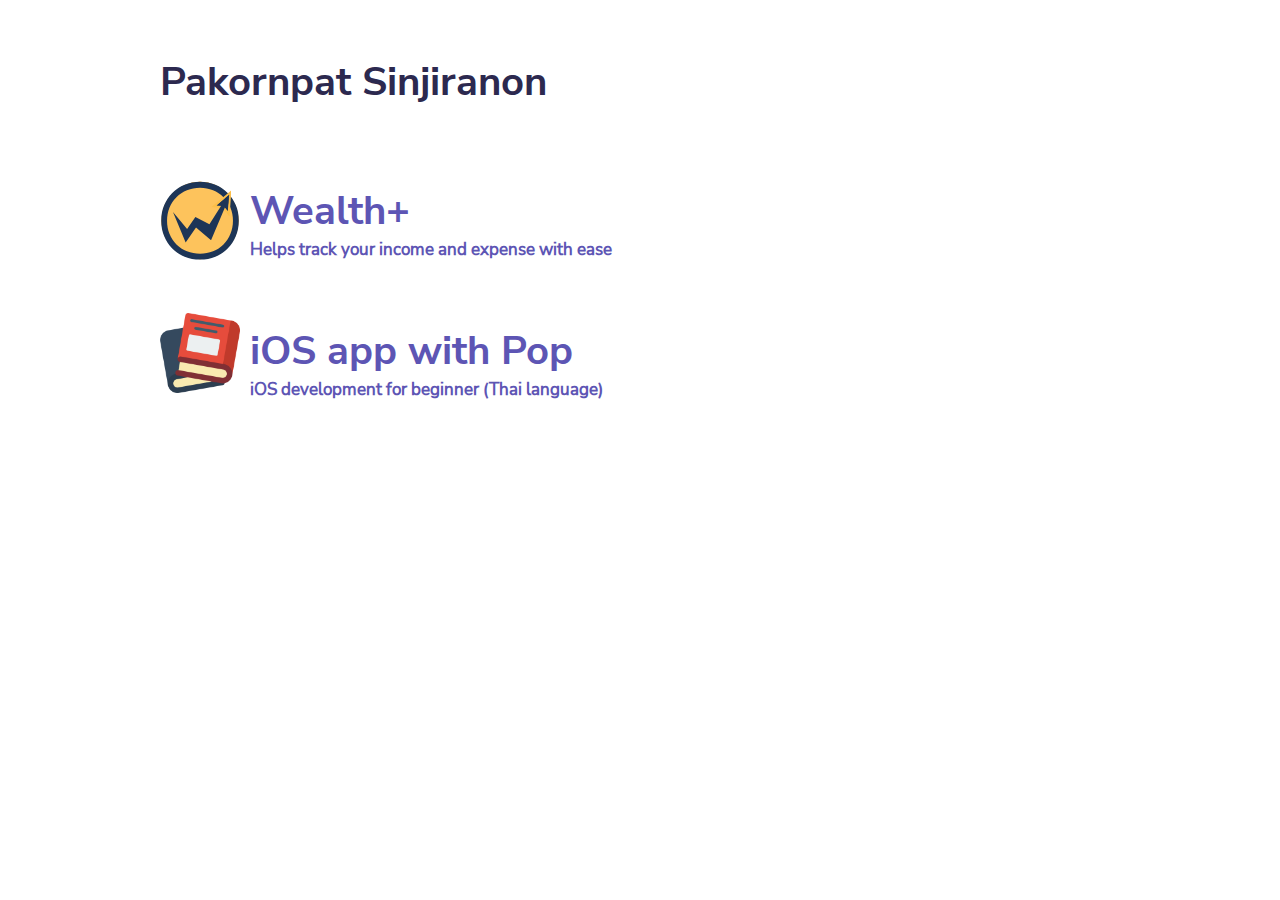
<file: index.html>
<!DOCTYPE html>
<html lang="en">
<head>
    <meta charset="UTF-8">
    <meta name="viewport" content="width=device-width, initial-scale=1.0">
    <meta name="author" content="Pakornpat Sinjiranon">
    <title>Pakornpat Sinjiranon</title>
    <link rel="stylesheet" href="css/share.css?202301110927">
    <link rel="stylesheet" href="css/main.css?202301110927">
</head>
<body>
    <div class="content-container">
        <h1>Pakornpat Sinjiranon</h1>
        <section id="wealth-plus">
            <a href="WealthPlus/index.html" title="Wealth+">
                <img src="WealthPlus/images/wealthplus.svg" alt="Wealth Plus"/>
                <div>
                    <h1>Wealth+</h1>
                    <h5>Helps track your income and expense with ease</h5>
                </div>
            </a>
        </section>
        <section id="todo-app-with-pop">
            <a href="https://pakornpat.gitbook.io/ios-app/" title="iOS app with Pop">
                <img src="images/book.png" alt="Wealth Plus"/>
                <div>
                    <h1>iOS app with Pop</h1>
                    <h5>iOS development for beginner (Thai language)</h5>
                </div>
            </a>
        </section>
    </div>
</body>
</html>
</file>
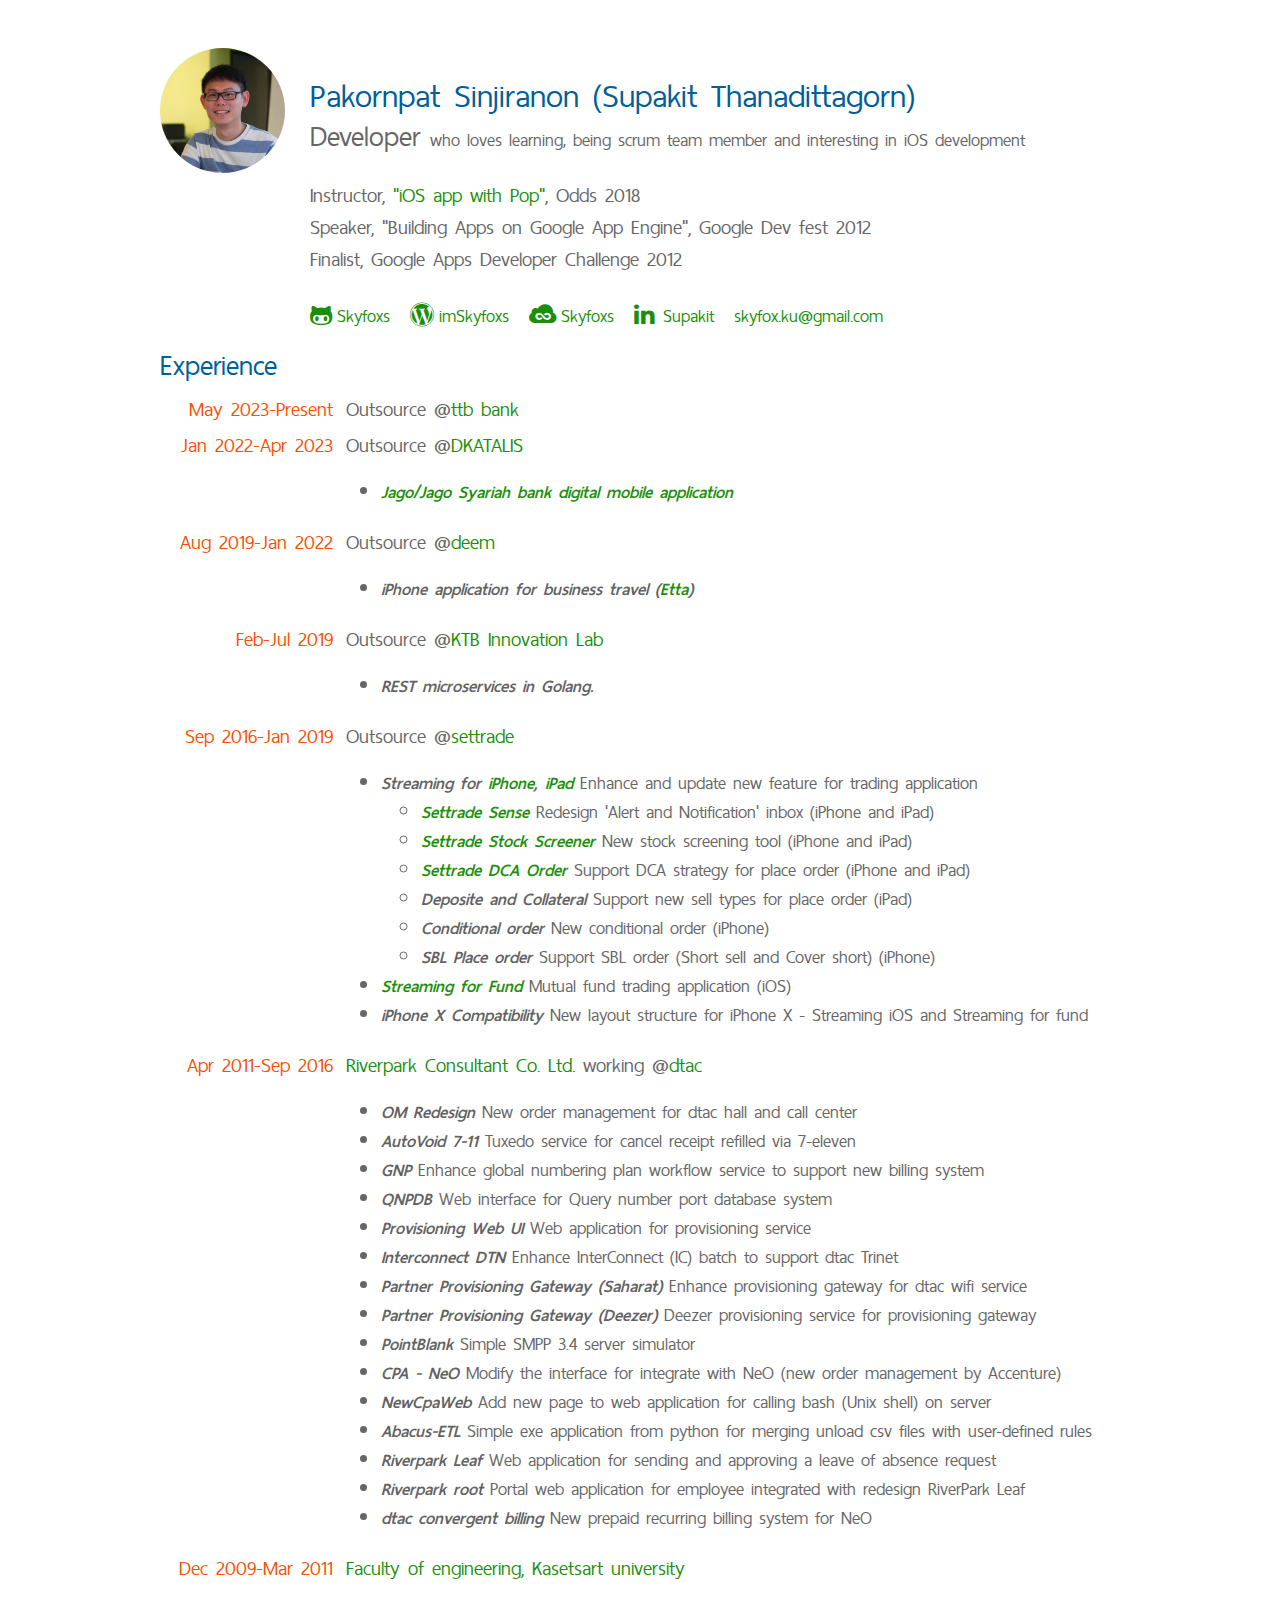
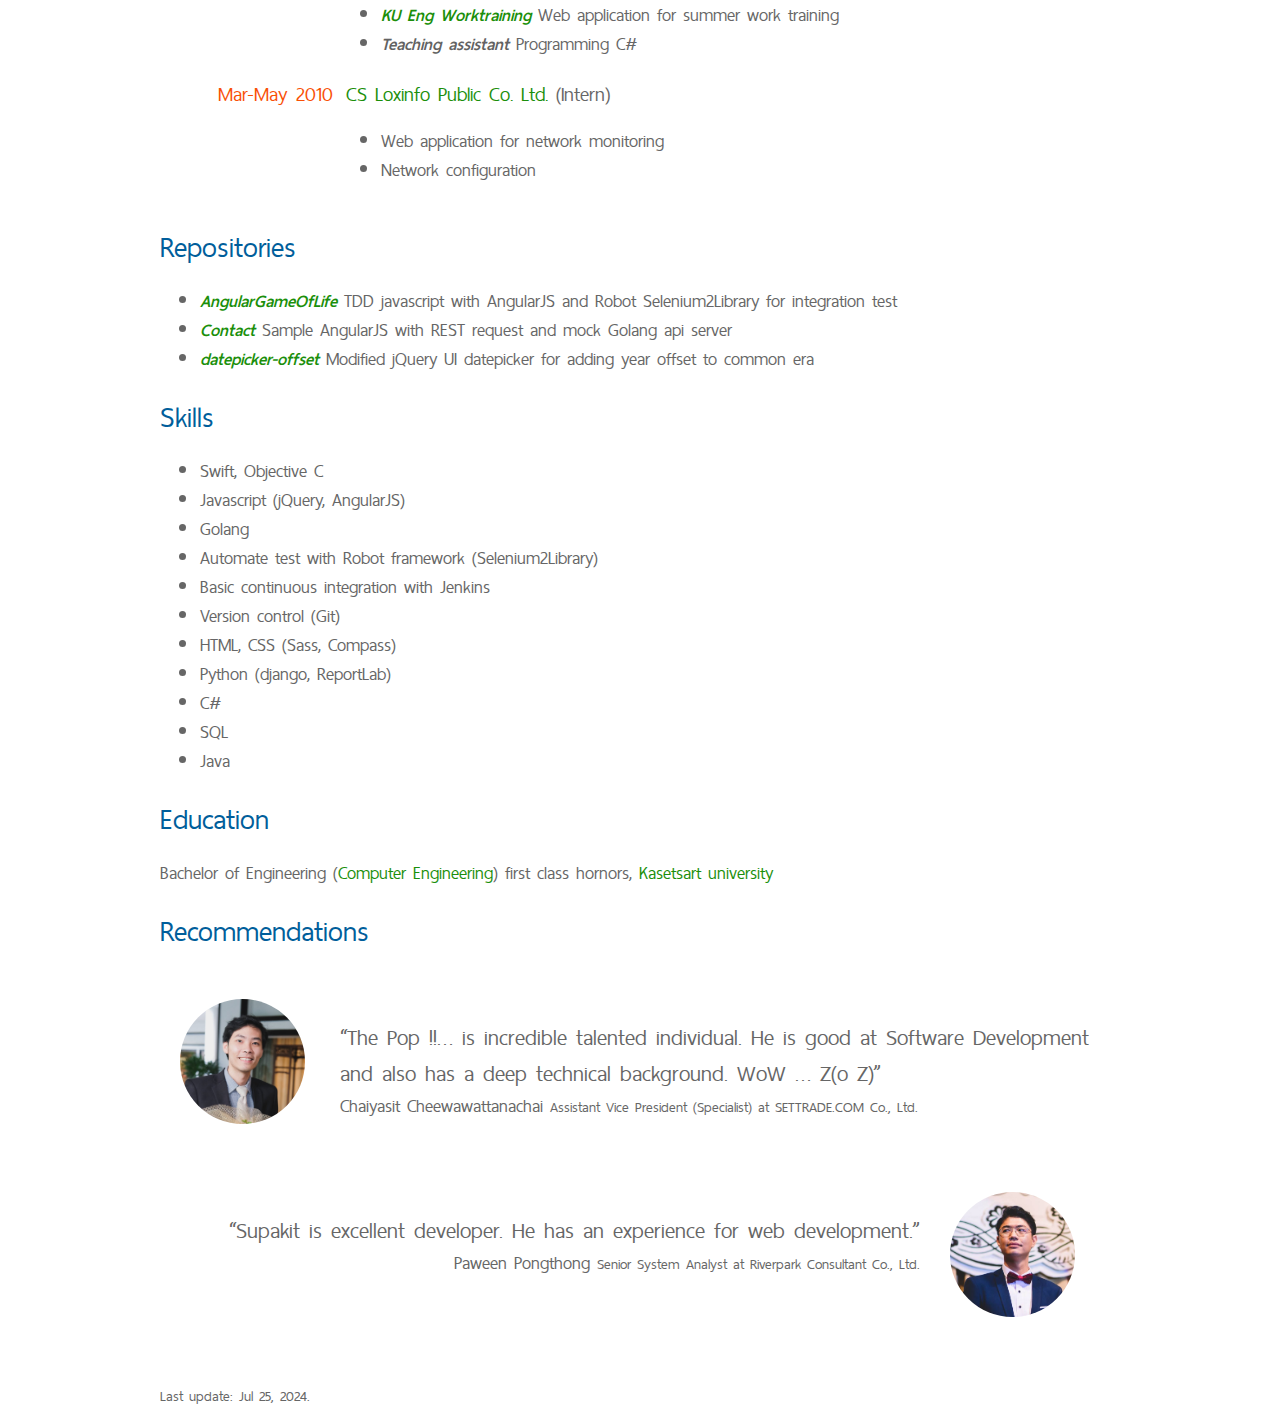
<file: resume/index.html>
<!DOCTYPE html>
<html lang="en">

<head>
    <meta charset="UTF-8">
    <meta name="viewport" content="width=device-width, initial-scale=1.0">
    <meta name="author" content="Pakornpat Sinjiranon">
    <title>Pakornpat Sinjiranon</title>
    <link rel="stylesheet" href="css/main.css?201903071532">
</head>

<body>
    <div class="content-container">
        <article id="introduction">
            <section id="image">
                <img src="images/supakit.jpg?20190307" title="Pakornpat Sinjiranon" alt="Pakornpat Sinjiranon" width="125" height="125" />
                <!-- photo by Twin Panichsombat -->
            </section>
            <section id="name">
                <h1>Pakornpat Sinjiranon (Supakit Thanadittagorn)</h1>
                <h2>Developer</h2>
                <p>who loves learning, being scrum team member and interesting in iOS development</p>
            </section>
            <section id="event-awards">
                <p>Instructor, <a href="https://supakit.gitbook.io/ios-app/" target="_blank">"iOS app with Pop"</a>, Odds 2018</p>
                <p>Speaker, "Building Apps on Google App Engine", Google Dev fest 2012</p>
                <p>Finalist, Google Apps Developer Challenge 2012</p>
            </section>
        </article>
    </div>
    <div class="content-container">
        <section id="links">
            <ul>
                <li class="github icon">
                    <a href="https://github.com/skyfoxs" target="_blank">Skyfoxs</a>
                </li>
                <li class="wordpress icon">
                    <a href="http://imskyfoxs.wordpress.com" target="_blank">imSkyfoxs</a>
                </li>
                <li class="jsfiddle icon">
                    <a href="https://jsfiddle.net/user/skyfoxs" target="_blank">Skyfoxs</a>
                </li>
                <li class="linkedin icon">
                    <a href="https://www.linkedin.com/in/pakornpat-sinjiranon-74193029/" target="_blank">
                        Supakit
                    </a>
                </li>
                <li id="email">
                    <a href="mailto:skyfox.ku@gmail.com">skyfox.ku@gmail.com</a>
                </li>
            </ul>
        </section>
    </div>
    <div class="content-container">
        <article id="information">
            <section id="experience">
                <h2>Experience</h2>
                <table>
                    <thead>
                        <tr>
                            <th>Duration</th>
                            <th>Detail</th>
                        </tr>
                    </thead>
                    <tbody>
                        <tr id="ttb">
                            <td>May 2023-Present</td>
                            <td>
                                <h3>
                                    Outsource @<a href="https://www.ttbbank.com/" target="_blank">ttb bank</a>
                                </h3>
                                <!--
                                <ul>
                                    <li>
                                        <cite class="break">
                                            <a href="https://www.ttbbank.com/th/ttb-touch" target="_blank">ttb touch</a>
                                        </cite>
                                    </li>
                                </ul>
                                -->
                            </td>
                        </tr>
                        <tr id="jago">
                            <td>Jan 2022-Apr 2023</td>
                            <td>
                                <h3>
                                    Outsource @<a href="https://www.dkatalis.com/" target="_blank">DKATALIS</a>
                                </h3>
                                <ul>
                                    <li>
                                        <cite class="break">
                                            <a href="https://www.jago.com/en" target="_blank">Jago/Jago Syariah bank digital mobile application</a>
                                        </cite>
                                    </li>
                                </ul>
                            </td>
                        </tr>
                        <tr id="deem">
                            <td>Aug 2019-Jan 2022</td>
                            <td>
                                <h3>
                                    Outsource @<a href="https://www.deem.com/" target="_blank">deem</a>
                                </h3>
                                <ul>
                                    <li>
                                        <cite class="break">
                                            iPhone application for business travel (<a href="https://www.deem.com/products/etta" target="_blank">Etta</a>)
                                        </cite>
                                    </li>
                                </ul>
                            </td>
                        </tr>
                        <tr id="ktb">
                            <td>Feb-Jul 2019</td>
                            <td>
                                <h3>
                                    Outsource @<a href="https://www.ktb.co.th/" target="_blank">KTB Innovation Lab</a>
                                </h3>
                                <ul>
                                    <li>
                                        <cite class="break">
                                            REST microservices in Golang.
                                        </cite>
                                    </li>
                                </ul>
                            </td>
                        </tr>
                        <tr id="settrade">
                            <td>Sep 2016-Jan 2019</td>
                            <td>
                                <h3>
                                    Outsource @<a href="http://www.settrade.com/" target="_blank">settrade</a>
                                </h3>
                                <ul>
                                    <li>
                                        <cite class="break">
                                            Streaming for
                                            <a href="http://www.settrade.com/C00_Redirect.jsp?txtPage=products/th/iPhone_index.html">iPhone</a>,
                                            <a href="http://www.settrade.com/C00_Redirect.jsp?txtPage=products/th/iPad_index.html">iPad</a>
                                        </cite>
                                        Enhance and update new feature for trading application
                                        <ul>
                                            <li>
                                                <cite class="break">
                                                    <a href="http://www.settrade.com/C00_Redirect.jsp?txtPage=products/th/settrade_sense.html">
                                                        Settrade Sense
                                                    </a>
                                                </cite>
                                                Redesign 'Alert and Notification' inbox (iPhone and iPad)
                                            </li>
                                            <li>
                                                <cite class="break">
                                                    <a href="http://www.settrade.com/C00_Redirect.jsp?txtPage=products/th/Streaming_stock_screener.html" target="_blank">
                                                        Settrade Stock Screener
                                                    </a>
                                                </cite>
                                                New stock screening tool (iPhone and iPad)
                                            </li>
                                            <li>
                                                <cite class="break">
                                                    <a href="http://www.settrade.com/C00_Redirect.jsp?txtPage=products/th/dca_order.html" target="_blank">
                                                        Settrade DCA Order
                                                    </a>
                                                </cite>
                                                Support DCA strategy for place order (iPhone and iPad)
                                            </li>
                                            <li>
                                                <cite>Deposite and Collateral</cite>
                                                Support new sell types for place order (iPad)
                                            </li>
                                            <li>
                                                <cite>Conditional order</cite>
                                                New conditional order (iPhone)
                                            </li>
                                            <li>
                                                <cite>SBL Place order</cite>
                                                Support SBL order (Short sell and Cover short) (iPhone)
                                            </li>
                                        </ul>
                                    </li>
                                    <li>
                                        <cite class="break">
                                            <a href="http://www.settrade.com/C00_Redirect.jsp?txtPage=products/th/streaming_fund.html">
                                                Streaming for Fund
                                            </a>
                                        </cite>
                                        Mutual fund trading application (iOS)
                                    </li>
                                    <li>
                                        <cite>iPhone X Compatibility</cite>
                                        New layout structure for iPhone X - Streaming iOS and Streaming for fund
                                    </li>
                                </ul>
                            </td>
                        </tr>
                        <tr id="riverpark">
                            <td>Apr 2011-Sep 2016</td>
                            <td>
                                <h3>
                                    <a href="http://riverpark.co.th" target="_blank">
                                        Riverpark Consultant Co. Ltd.
                                    </a>
                                    working @<a href="http://www.dtac.co.th" target="_blank">dtac</a>
                                </h3>
                                <ul>
                                    <li>
                                        <cite>OM Redesign</cite>
                                        New order management for dtac hall and call center
                                    </li>
                                    <li>
                                        <cite>AutoVoid 7-11</cite>
                                        Tuxedo service for cancel receipt refilled via 7-eleven
                                    </li>
                                    <li>
                                        <cite>GNP</cite>
                                        Enhance global numbering plan workflow service to support new billing system
                                    </li>
                                    <li>
                                        <cite>QNPDB</cite>
                                        Web interface for Query number port database system
                                    </li>
                                    <li>
                                        <cite>Provisioning Web UI</cite>
                                        Web application for provisioning service
                                    </li>
                                    <li>
                                        <cite>Interconnect DTN</cite>
                                        Enhance InterConnect (IC) batch to support dtac Trinet
                                    </li>
                                    <li>
                                        <cite>Partner Provisioning Gateway (Saharat)</cite>
                                        Enhance provisioning gateway for dtac wifi service
                                    </li>
                                    <li>
                                        <cite>Partner Provisioning Gateway (Deezer)</cite>
                                        Deezer provisioning service for provisioning gateway
                                    </li>
                                    <li>
                                        <cite>PointBlank</cite>
                                        Simple SMPP 3.4 server simulator
                                    </li>

                                    <li>
                                        <cite>CPA - NeO</cite>
                                        Modify the interface for integrate with NeO (new order management by Accenture)
                                    </li>
                                    <li>
                                        <cite>NewCpaWeb</cite>
                                        Add new page to web application for calling bash (Unix shell) on server
                                    </li>

                                    <li>
                                        <cite>Abacus-ETL</cite>
                                        Simple exe application from python for merging unload csv files with
                                        user-defined rules
                                    </li>
                                    <li>
                                        <cite>Riverpark Leaf</cite>
                                        Web application for sending and approving a leave of absence request
                                    </li>
                                    <li>
                                        <cite>Riverpark root</cite>
                                        Portal web application for employee integrated with redesign RiverPark Leaf
                                    </li>
                                    <li>
                                        <cite>dtac convergent billing</cite>
                                        New prepaid recurring billing system for NeO
                                    </li>
                                </ul>
                            </td>
                        </tr>
                        <tr id="ku">
                            <td>Dec 2009-Mar 2011</td>
                            <td>
                                <h3>
                                    <a href="http://www.eng.ku.ac.th" target="_blank">
                                        Faculty of engineering, Kasetsart university
                                    </a>
                                </h3>
                                <ul>
                                    <li>
                                        <cite>
                                            <a href="http://wt.eng.ku.ac.th/wt" target="_blank">
                                                KU Eng Worktraining
                                            </a>
                                        </cite>
                                        Web application for summer work training
                                    </li>
                                    <li>
                                        <cite>Teaching assistant</cite>
                                        Programming C#
                                    </li>
                                </ul>
                            </td>
                        </tr>
                        <tr id="csloxinfo">
                            <td>Mar-May 2010</td>
                            <td>
                                <h3>
                                    <a href="http://www.csloxinfo.com" target="_blank">
                                        CS Loxinfo Public Co. Ltd.
                                    </a>
                                    (Intern)
                                </h3>
                                <ul>
                                    <li>Web application for network monitoring</li>
                                    <li>Network configuration</li>
                                </ul>
                            </td>
                        </tr>
                    </tbody>
                </table>
            </section>
            <section id="repo">
                <h2>Repositories</h2>
                <ul>
                    <li>
                        <cite>
                            <a href="https://github.com/skyfoxs/AngularGameOfLife" target="_blank">
                                AngularGameOfLife
                            </a>
                        </cite>
                        TDD javascript with AngularJS and Robot Selenium2Library for integration test
                    </li>
                    <li>
                        <cite>
                            <a href="https://github.com/skyfoxs/Contact" target="_blank">
                                Contact
                            </a>
                        </cite>
                        Sample AngularJS with REST request and mock Golang api server
                    </li>
                    <li>
                        <cite>
                            <a href="https://bitbucket.org/skyfoxs/datepicker-offset" target="_blank">
                                datepicker-offset
                            </a>
                        </cite>
                        Modified jQuery UI datepicker for adding year offset to common era
                    </li>
                </ul>
            </section>
            <section id="skill">
                <h2>Skills</h2>
                <ul>
                    <li>Swift, Objective C</li>
                    <li>Javascript (jQuery, AngularJS)</li>
                    <li>Golang</li>
                    <li>Automate test with Robot framework (Selenium2Library)</li>
                    <li>Basic continuous integration with Jenkins</li>
                    <li>Version control (Git)</li>
                    <li>HTML, CSS (Sass, Compass)</li>
                    <li>Python (django, ReportLab)</li>
                    <li>C#</li>
                    <li>SQL</li>
                    <li>Java</li>
                </ul>
            </section>
            <section id="education">
                <h2>Education</h2>
                <p>
                    Bachelor of Engineering (<a href="http://www.cpe.ku.ac.th" target="_blank">Computer Engineering</a>)
                    first class hornors, <a href="http://www.ku.ac.th" target="_blank">Kasetsart university</a>
                </p>
            </section>
            <section id="recommendations">
                <h2>Recommendations</h2>
                <section class="recommendation">
                    <div class=image>
                        <img src="images/chaiyasit.jpg?20190307" title="Chaiyasit Cheewawattanachai" alt="Chaiyasit Cheewawattanachai" width="125" height="125" />
                    </div>
                    <div class="quote">
                        <q>The Pop !!… is incredible talented individual. He is good at Software Development and also has a deep technical background. WoW … Z(o Z)</q>
                        <p>
                            <span>Chaiyasit Cheewawattanachai</span>
                            <small>Assistant Vice President (Specialist) at SETTRADE.COM Co., Ltd.</small>
                        </p>
                    </div>
                </section>
                <section class="recommendation">
                    <div class="quote">
                        <q>Supakit is excellent developer. He has an experience for web development.</q>
                        <p>
                            <span>Paween Pongthong</span>
                            <small>Senior System Analyst at Riverpark Consultant Co., Ltd.</small>
                        </p>
                    </div>
                    <div class=image>
                        <img src="images/paween.jpg?20190307" title="Paween Pongthong" alt="Paween Pongthong" width="125" height="125" />
                    </div>
                </section>
            </section>
        </article>
    </div>
    <div class="content-container">
        <section id="footer">
            <small>Last update: Jul 25, 2024.</small>
        </section>
    </div>
</body>
</html>
</file>
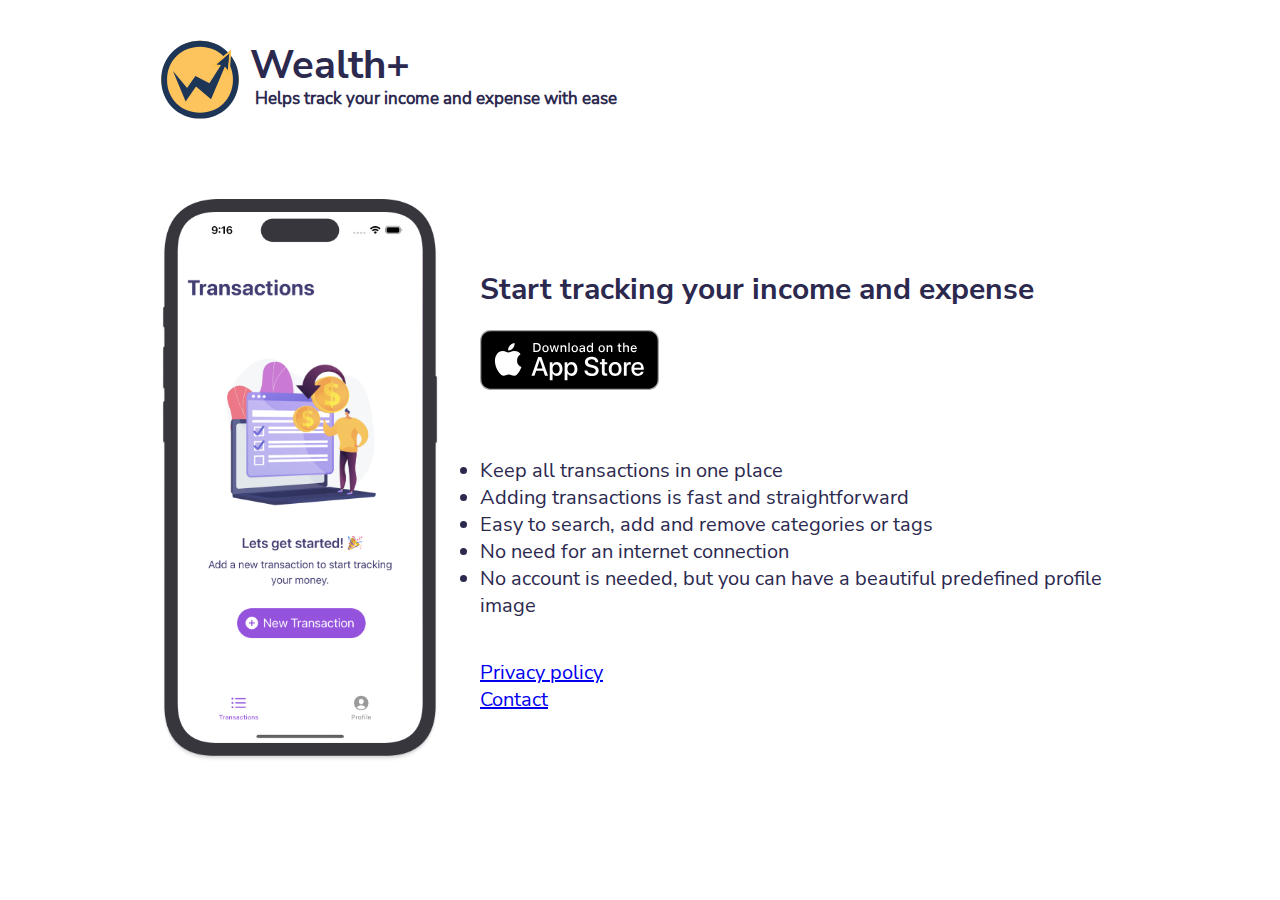
<file: WealthPlus/index.html>
<!DOCTYPE html>
<html lang="en">
<head>
    <meta charset="UTF-8">
    <link rel="apple-touch-icon" sizes="180x180" href="images/favicon/apple-touch-icon.png">
    <link rel="icon" type="image/png" sizes="32x32" href="images/favicon/favicon-32x32.png">
    <link rel="icon" type="image/png" sizes="16x16" href="images/favicon/favicon-16x16.png">
    <link rel="manifest" href="images/favicon/site.webmanifest">
    <meta name="viewport" content="width=device-width, initial-scale=1.0">
    <meta name="author" content="Pakornpat Sinjiranon">
    <title>Wealth+</title>
    <link rel="stylesheet" href="../css/share.css?202301110927">
    <link rel="stylesheet" href="css/main.css?202301110927">
</head>
<body>
    <div class="content-container">
        <header>
            <img src="images/wealthplus.svg" alt="Wealth Plus"/>
            <div>
                <h1>Wealth+</h1>
                <h5>Helps track your income and expense with ease</h5>
            </div> 
        </header>
        <section id="get-started">
            <div id="image">
                <img src="images/transactions.png" alt="Transactions">
            </div>
            <div id="content">
                <h2>Start tracking your income and expense</h2>
                <a href="https://apps.apple.com/th/app/wealth/id1551585142">
                    <img id="app-store" src="images/Download_on_the_App_Store_Badge_US-UK_RGB_blk_092917.svg" alt="Download on the App Store"/>
                </a>
                <div style="margin: 40px 0;">
                    <ui>
                        <li>Keep all transactions in one place</li>
                        <li>Adding transactions is fast and straightforward</li> 
                        <li>Easy to search, add and remove categories or tags</li>
                        <li>No need for an internet connection</li>
                        <li>No account is needed, but you can have a beautiful predefined profile image</li>
                    </ui>
                </div>
                <div><a href="privacy-policy.html">Privacy policy</a></div>
                <div><a href="mailto:skyfox.ku@gmail.com">Contact</a></div>
            </div>
        </section>
    </div>
</body>
</html>
</file>
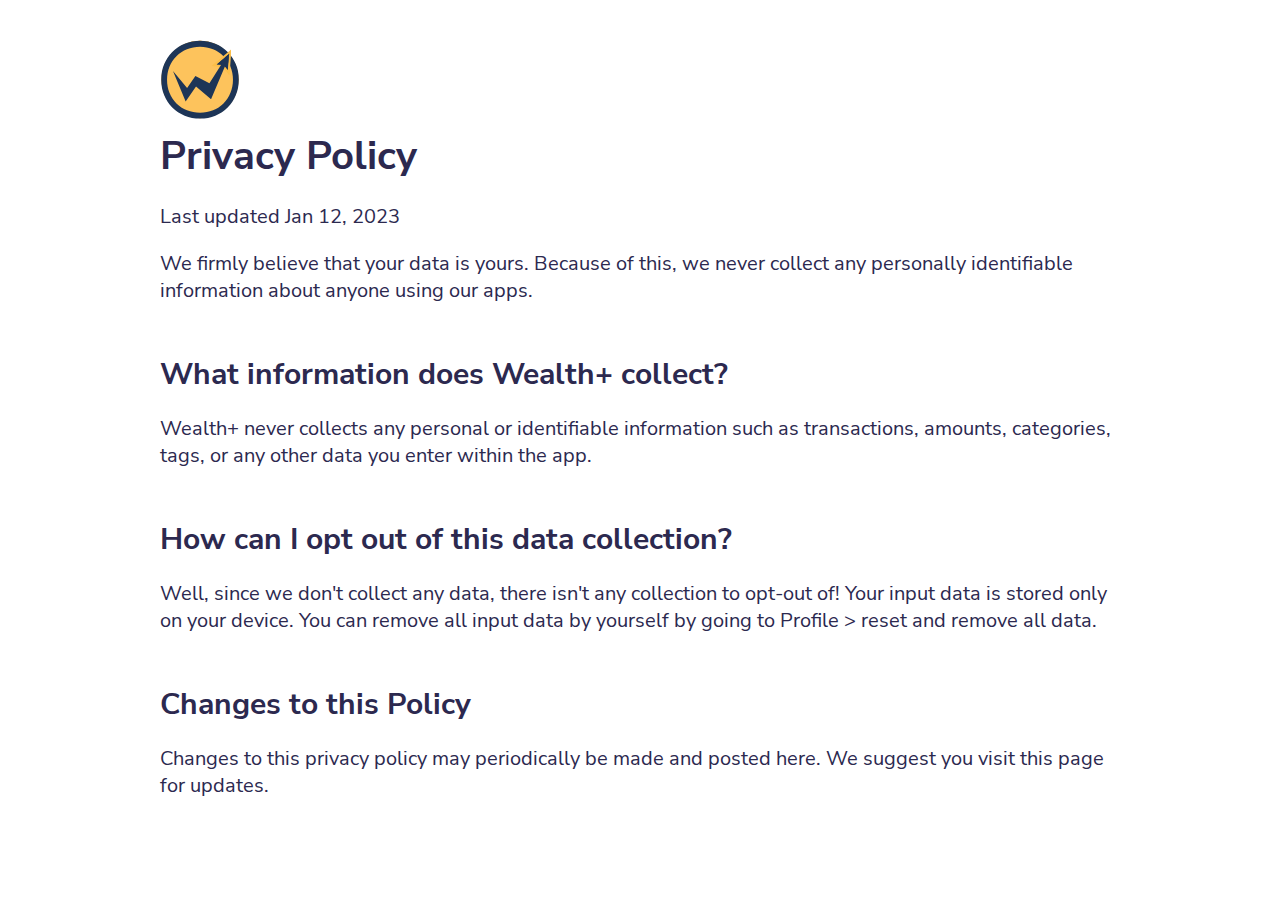
<file: WealthPlus/privacy-policy.html>
<!DOCTYPE html>
<html lang="en">
<head>
    <meta charset="UTF-8">
    <link rel="apple-touch-icon" sizes="180x180" href="images/favicon/apple-touch-icon.png">
    <link rel="icon" type="image/png" sizes="32x32" href="images/favicon/favicon-32x32.png">
    <link rel="icon" type="image/png" sizes="16x16" href="images/favicon/favicon-16x16.png">
    <link rel="manifest" href="images/favicon/site.webmanifest">
    <meta name="viewport" content="width=device-width, initial-scale=1.0">
    <meta name="author" content="Pakornpat Sinjiranon">
    <title>Wealth+ Privacy Policy</title>
    <link rel="stylesheet" href="../css/share.css?202301110927">
    <link rel="stylesheet" href="css/main.css?202301110927">
</head>
<body>
    <div class="content-container">
        <header>
            <img src="images/wealthplus.svg" alt="Wealth Plus"/>
            <h1>Privacy Policy</h1>
        </header>
        <section id="last-update">
            <p>Last updated Jan 12, 2023</p>
        </section>
        <section id="introduction">
            <p>
                We firmly believe that your data is yours. Because of this, we never collect 
                any personally identifiable information about anyone using our apps.
            </p>
        </section>
        <section id="collect">
            <h2>What information does Wealth+ collect?</h2>
            <p>
                Wealth+ never collects any personal or identifiable information such as 
                transactions, amounts, categories, tags, or any other data you enter within 
                the app. 
            </p>
            <!--
            <p>
                If you use Google to prefill the profile setup form, your prefill data is 
                still only on your device, but Google might collect your activity while 
                using this feature. Please see their 
                <a href="https://policies.google.com/privacy?hl=en-US">Privacy Policy</a>.
            </p>
            -->
        </section>
        <section id="opt-out">
            <h2>How can I opt out of this data collection?</h2>
            <p>
                Well, since we don't collect any data, there isn't any collection to opt-out of! 
                Your input data is stored only on your device. You can remove all input data 
                by yourself by going to Profile > reset and remove all data.
            </p>
            <!--
            <p>
                If you use Google to prefill the profile setup form, You can ensure that we 
                cannot access and sneak your data by revoking access by following these <a href="https://support.google.com/accounts/answer/3466521?hl=en">instructions</a>.  
            </p>
            -->
        </section>
        <section id="changes">
            <h2>Changes to this Policy</h2>
            <p>
                Changes to this privacy policy may periodically be made and posted here. 
                We suggest you visit this page for updates.
            </p>
        </section>
    </div>
</body>
</html>
</file>
<file: css/share.css>
@font-face {
    font-family: "NunitoSans";
    src: url('../fonts/NunitoSans-Regular.ttf');
    font-weight: "normal";
    font-style: "normal";
}

@font-face {
    font-family: "NunitoSans-b";
    src: url('../fonts/NunitoSans-Bold.ttf');
    font-weight: "normal";
    font-style: "normal";
}

html {
    font-family: "NunitoSans";
    font-size: 20px;
    color: #2C294F;
    overflow-y: scroll;
}

h1 {
    font-family: "NunitoSans-b";
}
</file>
<file: css/main.css>
section h1 {
    margin-top: 15px;
    margin-bottom: 0;
}

section h5 {
    margin-top: 0;
}

img {
    width: 80px;
    float: left;
    margin-top: 4px;
    margin-right: 10px;
}

section div {
    float: left;
}

section {
    overflow: hidden;
    margin: 20px 0;
}

section#wealth-plus {
    margin-top: 60px;
}

.content-container {
    padding: 20px;
}

footer {
    font-size: 13px;
}
a {
    color: #5d55b4;
}
a:hover {
    color: #2C294F;
}

@media screen and (min-width: 960px) {
    .content-container {
        width: 960px;
        margin: 0 auto;
    }
}
</file>
<file: resume/css/main.css>
@font-face {
    font-family: "thaisansneue";
    src: url('../fonts/thaisansneue-regular-webfont.eot');
    src: url('../fonts/thaisansneue-regular-webfont.eot?#iefix') format('eot'), url('../fonts/thaisansneue-regular-webfont.woff') format('woff'), url('../fonts/thaisansneue-regular-webfont.ttf') format('truetype'), url('../fonts/thaisansneue-regular-webfont.svg') format('svg');
    font-weight: "normal";
    font-style: "normal";
}

@font-face {
    font-family: "thaisansneue-b";
    src: url('../fonts/thaisansneue-bold-webfont.eot');
    src: url('../fonts/thaisansneue-bold-webfont.eot?#iefix') format('eot'), url('../fonts/thaisansneue-bold-webfont.woff') format('woff'), url('../fonts/thaisansneue-bold-webfont.ttf') format('truetype'), url('../fonts/thaisansneue-bold-webfont.svg') format('svg');
    font-weight: "normal";
    font-style: "normal";
}

@font-face {
    font-family: 'FontAwesome';
    src: url('../fonts/fontawesome-webfont.eot?v=4.6.3');
    src: url('../fonts/fontawesome-webfont.eot?#iefix&v=4.6.3') format('embedded-opentype'), url('../fonts/fontawesome-webfont.woff2?v=4.6.3') format('woff2'), url('../fonts/fontawesome-webfont.woff?v=4.6.3') format('woff'), url('../fonts/fontawesome-webfont.ttf?v=4.6.3') format('truetype'), url('../fonts/fontawesome-webfont.svg?v=4.6.3#fontawesomeregular') format('svg');
    font-weight: normal;
    font-style: normal;
}

html {
    font-family: "thaisansneue";
    font-size: 16px;
    color: #666;
    overflow-y: scroll;
}
img { border-radius: 70px; }

h1, h2, h3 {
    font-weight: normal;
    margin-bottom: 0;
}
h1 { font-size: 30px; }
h2 { font-size: 26px; }
h3 { font-size: 18px; }
h1, section > h2:first-child {
    color: #005e9b;
    margin-top: 20px;
}

th { display: none; }
tr > td:first-child{
    font-size: 18px;
    color: #f95005;
    vertical-align: top;
    padding-right: 5px;
    text-align: right;
    min-width: 170px;
}
td > h3{ margin: 0; padding-left: 5px;}

a {
    color: #1b8f0b;
    text-decoration: none;
}
a:hover {
    cursor: pointer;
    color: #f97205;
}
cite {
    font-family: "thaisansneue-b";
    color: #626262;
}

article, #footer {
    width: 960px;
    margin: 0 auto;
}
.content-container {
    clear: both;
}
#introduction {
    padding-top: 40px;
}
#introduction section {
    float: left;
    width: 800px;
}
section#image {
    width: 150px;
    float: left;
}
section#name h2:nth-child(2){
    float: left;
}
section#name p {
    margin-top: -6px;
    padding-left: 10px;
    line-height: 47px;
    float: left;
}
#introduction h2 {
    margin-top: -10px;
    margin-bottom: 10px;
}
#event-awards p {
    margin: 0;
    font-size: 18px;
}
#links {
    width: 960px;
    margin: 0 auto;
    padding: 10px 0 20px 0;
}
#links ul {
    padding-left: 150px;
}
#links ul li {
    float: left;
    margin-right: 20px;
    list-style: none;
}
.recommendation {
    padding: 25px 20px;
    overflow: hidden;
}
.recommendation:nth-child(2) {
    margin-top: 40px;
}
.recommendation .quote {
    width: 740px;
    float: left;
}
.recommendation:nth-child(2n) .quote {
    float: right;
    width: 760px;
}

.recommendation q { font-size: 20px; float: right;}
.recommendation p { float:right; margin-top: 0; }
.recommendation:nth-child(2n) p {
    float: left;
}
.recommendation .image {
    width: 150px;
    float: right;
    margin-top: -20px;
    margin-bottom: 30px;
}
.recommendation:nth-child(2n) .image {
    float: left;
}

li.icon a:before{
    font-family: 'FontAwesome';
    font-size: 24px;
    padding-right: 5px;
    position: relative;
    top: 1px;
}
li.icon.github a:before {
    content: "\f113";
}
li.icon.wordpress a:before {
    content: "\f19a";
}
li.icon.jsfiddle a:before {
    content: "\f1cc";
}
li.icon.linkedin a:before {
    content: "\f0e1";
    padding-right: 1px;
}

span.unrevealed {
    background: #666;
}
span.unrevealed::before, span.unrevealed::after {
    content: '--';
}

@media print {
    #links li:not(#email) a:after {
        content: " " attr(href);
    }
    #links ul li {
        clear: both;
    }
    li.icon.jsfiddle a:before {
        left: -2px;
        padding-right: 2px;
    }
    li.icon.linkedin a:before {
        left: 2px;
        padding-right: 0;
    }
    #information a:after, #event-awards a:after{
        content: " (" attr(href) ") ";
    }
    #information cite.break {
        display: block;
    }
    #experience{ page-break-after: always; }
    #experience tr td {
        text-align: left;
        padding-top: 20px;
    }
    #experience td > ul {
        position: relative;
        left: -150px;
        width: 930px;
    }
    #footer small:after{
        content: " printed from https://skyfoxs.github.io/";
    }
}
</file>
<file: WealthPlus/css/main.css>
h2 {
    font-family: "NunitoSans-b";
    margin-top: 50px;
    margin-bottom: 0;
}

header, header div {
    overflow: hidden;
}

header img {
    width: 80px;
    float: left;
    margin-top: 4px;
    margin-right: 10px;
}
header h1, header h5 {
    float: left;
    margin: 0;
    width: 100%;
}
header h1 {
    margin-top: 10px;
}
header h5 {
    margin-top: -5px;
    margin-left: 5px;
}

.content-container {
    padding: 20px;
}

#get-started {
    overflow: hidden; 
    margin-top: 80px;
}
#get-started img#app-store {
    height: 60px;
    margin: 20px 0;
}
#image {
    float: left;
}
#content {
    float: left;
    max-width: 640px;
    margin-top: 20px;
}

@media screen and (min-width: 300px) {
    #image img {
        width: 70%;
        padding-left: 15%;
    }
    #image {
        width: 100%;
        margin-right: 0;
    }
}

@media screen and (min-width: 960px) {
    .content-container {
        width: 960px;
        margin: 0 auto;
    }
    #image img {
        width: 100%;
        padding-left: 0;
    }
    #image {
        width: 280px;
        margin-right: 40px;
    }
}
</file>
